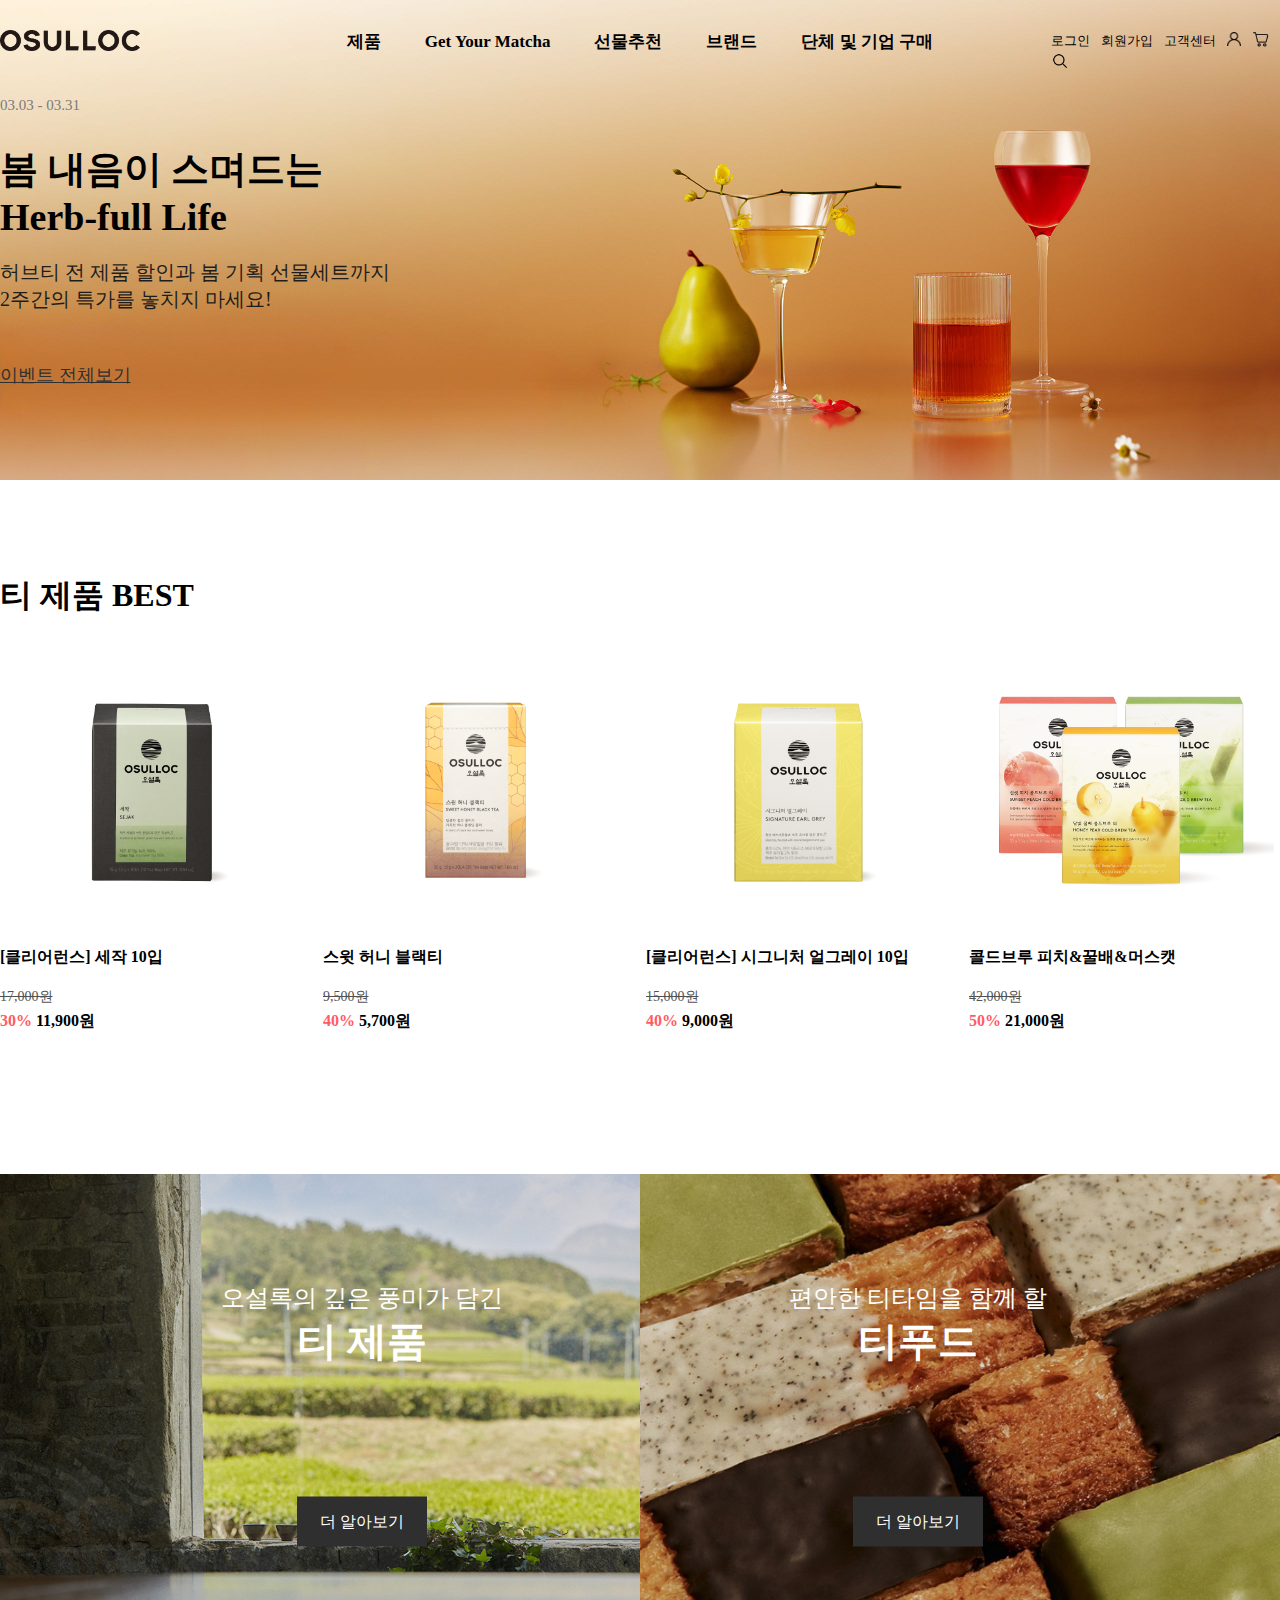
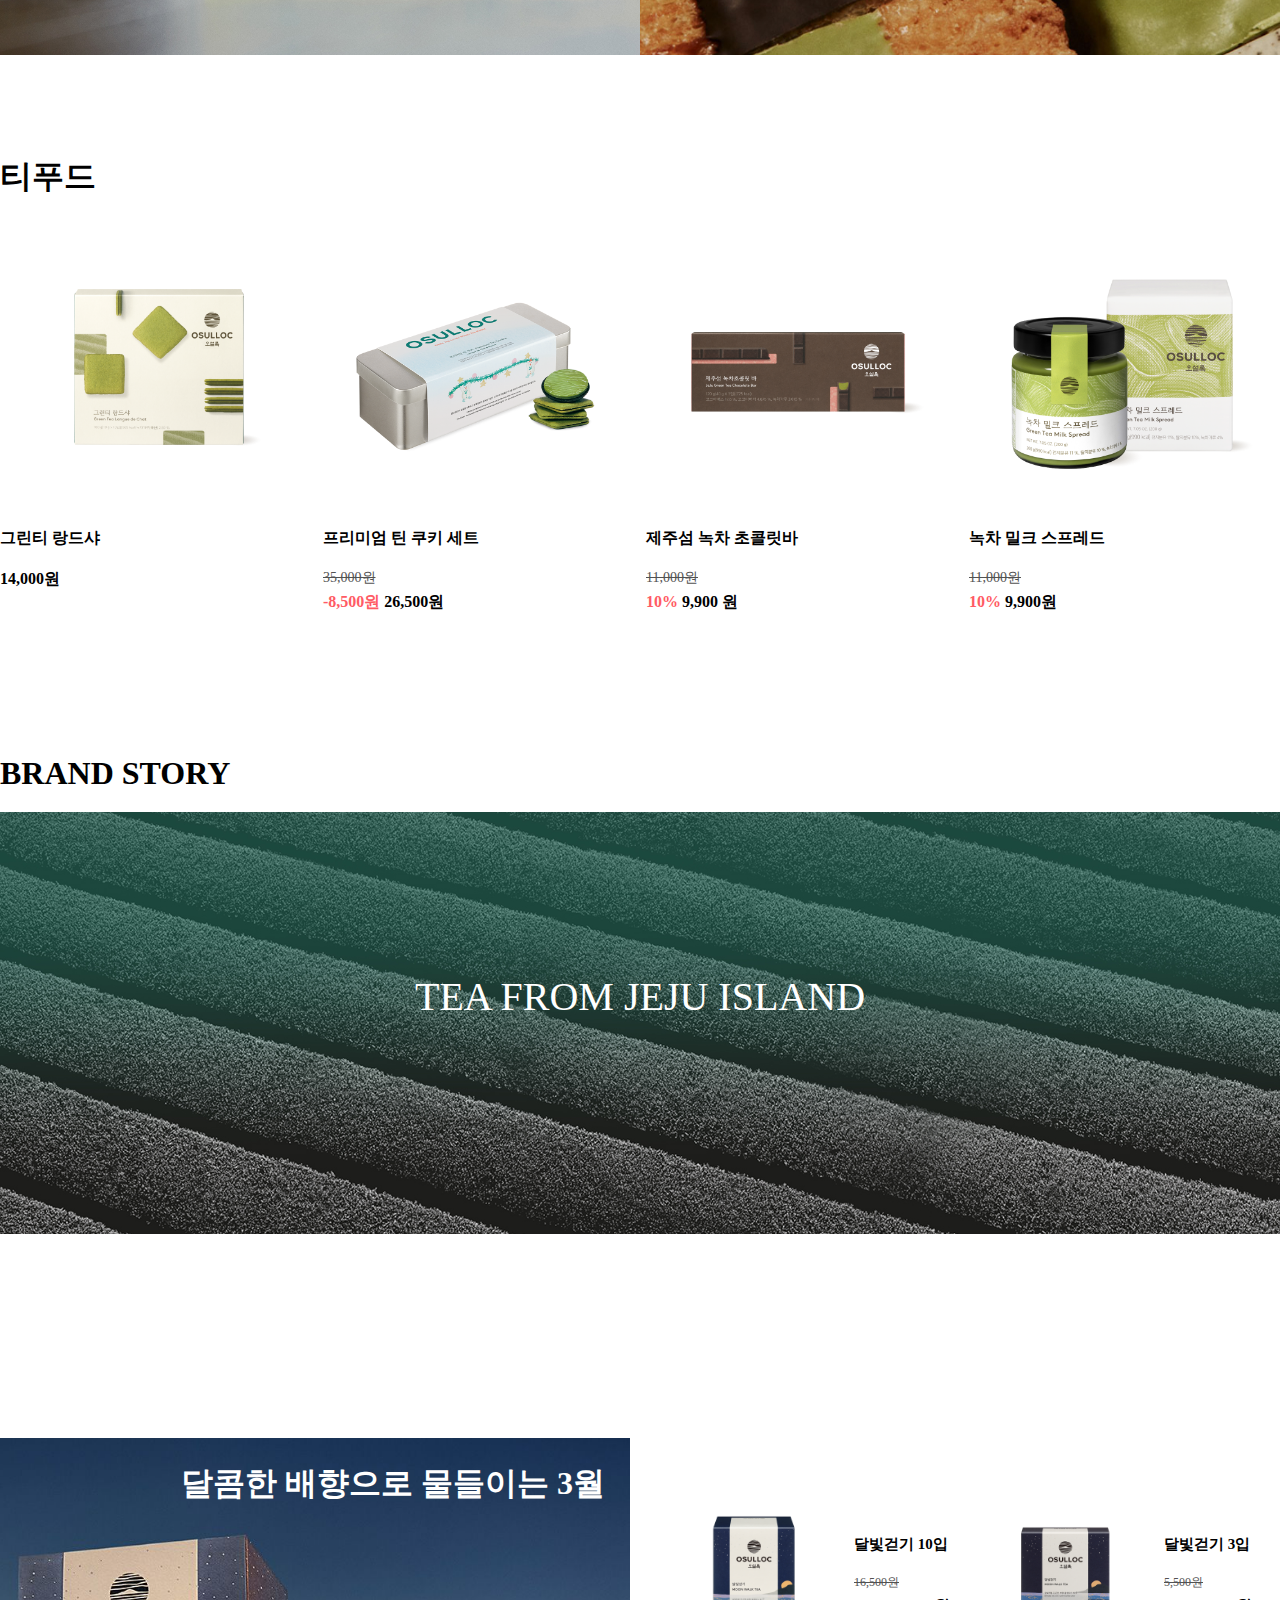
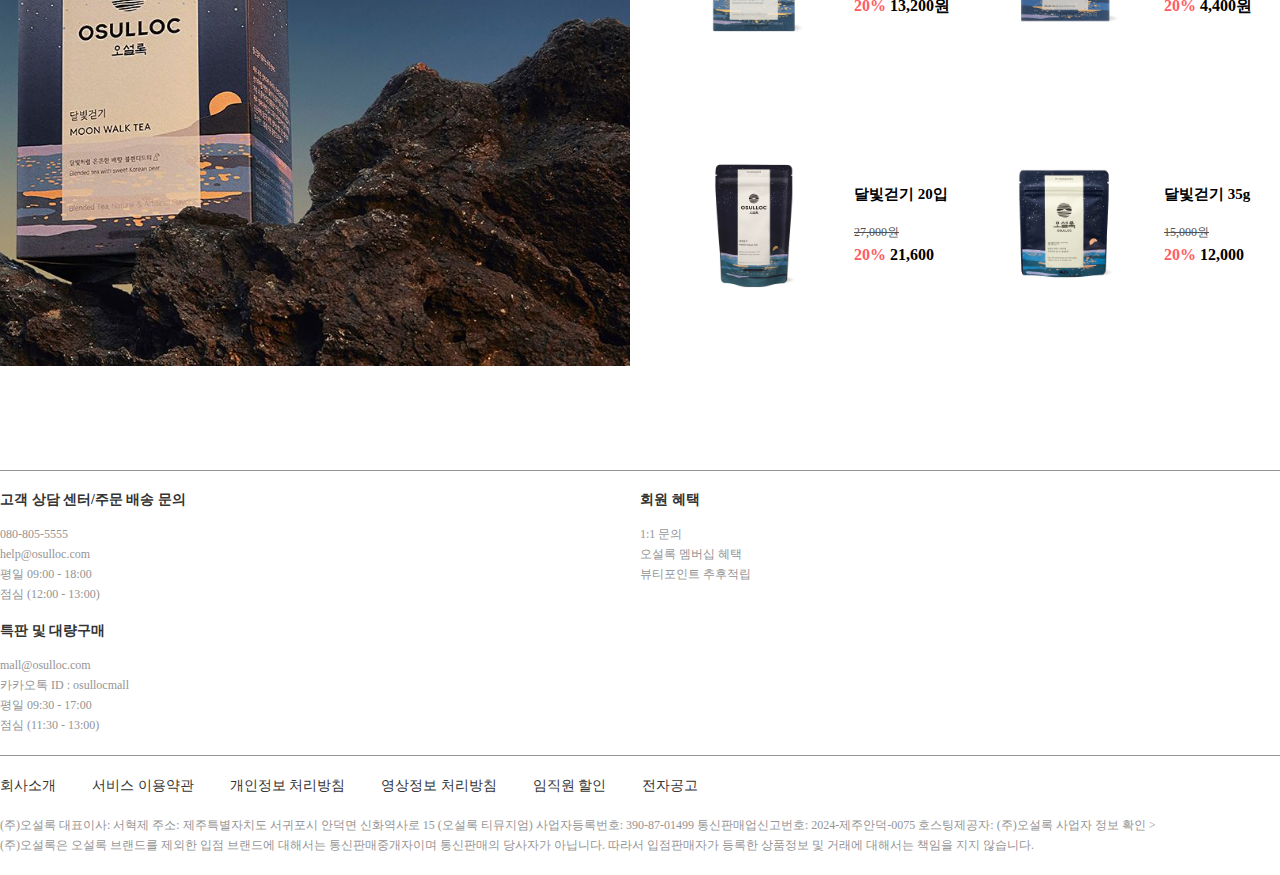
<file: index.html>
<!DOCTYPE html>
<html lang="ko">

<head>
    <meta charset="UTF-8">
    <meta name="viewport" content="width=device-width, initial-scale=1.0">
    <title>오설록</title>

    
    <link rel="stylesheet" href="css/common.css">
    <link rel="stylesheet" href="css/main.css">

</head>

<body>
    <!--header,slider-->
    <div id="top">
        <header>
            <div id="logo">
                <a href=""><img src="img/logo1.png" width="140" height="21" alt="로고"></a>
            </div>
            <div id="login">
                <ul>
                    <li>로그인</li>
                    <li>회원가입</li>
                    <li>고객센터</li>
                    <li><img src="img/icon1.png" width="14" height="14" alt="로그인"></li>
                    <li><img src="img/icon2.png" width="18" height="18" alt="장바구니"></li>
                    <li><img src="img/icon3.png" width="18" height="18" alt="검색"></li>
                </ul>
            </div>
            <nav>
                <ul>
                    <li>제품</li>
                    <li>Get Your Matcha</li>
                    <li>선물추천</li>
                    <li>브랜드</li>
                    <li>단체 및 기업 구매</li>
                </ul>
            </nav>
        </header>
        <div id="slider">
            <img src="img/slider2.jpg" alt="배너">
            <div class="box">
                <div>
                    <p>03.03 - 03.31</p>
                    <p>봄 내음이 스며드는<br>
                        Herb-full Life</p>
                    <p>허브티 전 제품 할인과 봄 기획 선물세트까지<br>
                        2주간의 특가를 놓치지 마세요!</p>
                    <p><a href="">이벤트 전체보기</a></p>
                </div>
            </div>
        </div>

    </div>

    <!--section-->
    <section class="sec1">
        <h3>티 제품 BEST</h3>
        <article class="tea">
            <a href="./sub.html"><img src="img/product1.png" alt="세작"></a>
            <div><a href="./sub.html">
                    <p>[클리어런스] 세작 10입</p>
                    <p>17,000원</p>
                    <p><span>30%</span> 11,900원</p>
                </a></div>
        </article>
        <article class="tea">
            <a href="./sub.html"><img src="img/product2.png" alt="블랙티"></a>
            <div><a href="./sub.html">
                    <p>스윗 허니 블랙티</p>
                    <p>9,500원</p>
                    <p><span>40%</span> 5,700원</p>
                </a></div>
        </article>
        <article class="tea">
            <a href="./sub.html"><img src="img/product3.png" alt="얼그레이"></a>
            <div><a href="./sub.html">
                    <p>[클리어런스] 시그니처 얼그레이 10입</p>
                    <p>15,000원</p>
                    <p><span>40%</span> 9,000원</p>
                </a></div>
        </article>
        <article class="tea">
            <a href="./sub.html"><img src="img/product4.png" alt="피치&꿀배&머스캣"></a>
            <div><a href="./sub.html">
                    <p>콜드브루 피치&꿀배&머스캣</p>
                    <p>42,000원</p>
                    <p><span>50%</span> 21,000원</p>
                </a></div>
        </article>
    </section>

    <section class="sec2">
        <div>
            <img src="img/tea_main.jpg" alt="티 제품">
            <div id="tText">
                <p>오설록의 깊은 풍미가 담긴</p>
                <p>티 제품</p>
                <p><a href="">더 알아보기</a></p>
            </div>
        </div>
        <div>
            <img src="img/teafood_main.jpg" alt="티푸드">
            <div id="tfText">
                <p>편안한 티타임을 함께 할</p>
                <p>티푸드</p>
                <p><a href="">더 알아보기</a></p>
            </div>
        </div>
    </section>

    <section class="sec3">
        <h3>티푸드</h3>
        <article class="teafood">
            <a href=""><img src="img/teafood1.png" alt="랑드샤"></a>
            <div><a href="">
                    <p>그린티 랑드샤</p>
                    <p></p>
                    <p><span></span>14,000원</p>
                </a></div>
        </article>
        <article class="teafood">
            <a href=""><img src="img/teafood2.png" alt="쿠키 세트"></a>
            <div><a href="">
                    <p>프리미엄 틴 쿠키 세트</p>
                    <p>35,000원</p>
                    <p><span>-8,500원</span> 26,500원</p>
                </a></div>
        </article>
        <article class="teafood">
            <a href=""><img src="img/teafood3.png" alt="초콜릿바"></a>
            <div><a href="">
                    <p>제주섬 녹차 초콜릿바</p>
                    <p>11,000원</p>
                    <p><span>10%</span> 9,900 원</p>
                </a></div>
        </article>
        <article class="teafood">
            <a href=""><img src="img/teafood4.png" alt="스프레드"></a>
            <div><a href="">
                    <p>녹차 밀크 스프레드</p>
                    <p>11,000원</p>
                    <p><span>10%</span> 9,900원</p>
                </a></div>
        </article>
    </section>

    <section class="sec4">
        <h3>BRAND STORY</h3>
        <a href="">
            <img src="img/brand_story.jpg" alt="브랜드 스토리">
            <p>TEA FROM JEJU ISLAND</p>
        </a>
    </section>

    <section class="sec5">
        <h1>달콤한 배향으로 물들이는 3월</h1>
        <img src="img/season_banner.jpg" alt="달빛걷기">
        <div class="rbox">
            <div>
                <a href=""><img src="img/moonlight10.png" alt="10입"></a>
                <div class="moontext"><a href="">
                        <p>달빛걷기 10입</p>
                        <p>16,500원</p>
                        <p><span>20%</span> 13,200원</p>
                    </a></div>
            </div>
            <div>
                <a href=""><img src="img/moonlight3.png" alt="3입"></a>
                <div class="moontext"><a href="">
                        <p>달빛걷기 3입</p>
                        <p>5,500원</p>
                        <p><span>20%</span> 4,400원</p>
                    </a></div>
            </div>
            <div>
                <a href=""><img src="img/moonlight20.png" alt="20입"></a>
                <div class="moontext"><a href="">
                        <p>달빛걷기 20입</p>
                        <p>27,000원</p>
                        <p><span>20%</span> 21,600</p>
                    </a></div>
            </div>
            <div>
                <a href=""><img src="img/moonlight35.png" alt="35g"></a>
                <div class="moontext"><a href="">
                        <p>달빛걷기 35g</p>
                        <p>15,000원</p>
                        <p><span>20%</span> 12,000</p>
                    </a></div>
            </div>
        </div>
    </section>

    <!--footer-->
    <footer>
        <div class="tfoot">
            <div class="lfoot">
                <h4>고객 상담 센터/주문 배송 문의</h4>
                <p>080-805-5555</p>
                <p>help@osulloc.com</p>
                <p>평일 09:00 - 18:00</p>
                <p>점심 (12:00 - 13:00)</p>

                <br>

                <h4>특판 및 대량구매</h4>
                <p>mall@osulloc.com</p>
                <p>카카오톡 ID : osullocmall</p>
                <p>평일 09:30 - 17:00</p>
                <p>점심 (11:30 - 13:00)</p>
            </div>

            <div class="rfoot">
                <h4>회원 혜택</h4>
                <ul>
                    <li>1:1 문의</li>
                    <li>오설록 멤버십 혜택</li>
                    <li>뷰티포인트 추후적립</li>
                </ul>
            </div>
        </div>
        <hr>

        <div class="bfoot">
            <ul>
                <li>회사소개</li>
                <li>서비스 이용약관</li>
                <li>개인정보 처리방침</li>
                <li>영상정보 처리방침</li>
                <li>임직원 할인</li>
                <li>전자공고</li>
            </ul>
            <p>(주)오설록
                대표이사: 서혁제
                주소: 제주특별자치도 서귀포시 안덕면 신화역사로 15 (오설록 티뮤지엄)
                사업자등록번호: 390-87-01499
                통신판매업신고번호: 2024-제주안덕-0075
                호스팅제공자: (주)오설록
                사업자 정보 확인 ></p>
            <p>(주)오설록은 오설록 브랜드를 제외한 입점 브랜드에 대해서는 통신판매중개자이며 통신판매의 당사자가 아닙니다. 따라서 입점판매자가 등록한 상품정보 및 거래에 대해서는 책임을 지지 않습니다.
            </p>
        </div>
    </footer>
</body>

</html>
</file>
<file: css/common.css>
@charset "utf-8";

* {margin: 0; padding: 0; font-family: "pretendard";}
ul,li {list-style: none;}

/*header*/
header {width: 1280px; height: 100px; margin: 0 auto; z-index: 3; position: absolute; top: 0; left: 0; right: 0;
    /* background: burlywood; */}
#logo {width: 140px; height: 21px; float: left; margin-top: 30px; 
    /*background: indianred;*/}
#login {width: 250px; float: right; margin-top: 30px;
    /* background: pink; */}
#login ul {margin-left: 14px;}
#login li { font-size: 13px;  display: inline-block; margin-left: 7px; vertical-align:middle}

nav {width: 700px; margin: 0 auto; padding-top: 30px;
    /*background: gainsboro;*/}
nav ul {text-align: center;}
nav li { font-size: 17px; font-weight: bold; margin: 0 20px; display: inline-block;}



/*footer*/
footer {width: 100%; clear: both; border-top: 1px solid #949494; padding-top: 20px;
    /*background: cornflowerblue;*/}

.tfoot {width: 1280px; margin: 0 auto;}
.lfoot {/*background: tan;*/ width: 640px; float: left; padding-bottom: 20px;}
.lfoot h4 {font-size: 14px; color: #333; margin-bottom: 15px;}
.lfoot p {font-size: 12px; color: #949494; line-height: 20px;}
.rfoot {/*background: tomato;*/  width: 640px; float: right;}
.rfoot h4 {font-size: 14px; color: #333; margin-bottom: 15px;}
.rfoot li {font-size: 12px; color: #949494;  line-height: 20px;}

footer hr {width: 100%; height: 1px; border:0; background-color:  #949494;}

.bfoot {width: 1280px; margin: 0 auto; padding-bottom: 20px;}
.bfoot ul { margin: 20px 0;}
.bfoot li {display: inline-block; margin-right: 32px; font-size: 14px; color: #333;}
.bfoot p {font-size: 12px; color: #949494; line-height: 20px;}
</file>
<file: css/main.css>
@charset "utf-8";

/*slider*/
#top {width: 100%; height: 37vw; margin: 0 auto; position: relative;
    /* background: gold;*/ padding-bottom: 100px;}
#slider {width: 100%; z-index: 1; position: absolute; top: 0; left: 0;}
#slider img {width: 100%;}
#slider .box {width: 1280px; height: 100%; position: absolute; top: 0; left: 0; right: 0; margin: 0 auto; }
.box div {width: 50%;position: absolute; top: 50%; left: 0; transform: translateY(-50%);}
.box p:nth-child(1) {font-size: 15px; color: #7a7a7a;}
.box p:nth-child(2) {font-size: 38px; font-weight: bold; margin-top: 30px;}
.box p:nth-child(3) {font-size: 20px; color: #1d1d1c; margin-top: 20px;}
.box p:nth-child(4) {font-size: 18px; margin-top: 50px;}
.box p> a {color: #2f2f2f; text-decoration: underline;}



/*section*/
.sec1 {width: 1280px; height: 500px; margin: 0 auto;
    /* background: darkcyan; */ padding-bottom: 100px;}

.sec1> h3 {font-size: 32px; margin-bottom: 20px;}
.sec1 .tea {width: 305px; height: 385px; display: inline-block;
    /* background: bisque; */}
.sec1 .tea:not(:nth-of-type(1)){margin-left: 14px;}   
.sec1 .tea img {width: 305px; height: 305px;
    /* background: palevioletred; */}
.tea div {width: 305px; height: 79px;
    /* background: lightsalmon; */}
.tea div p:nth-child(1) {font-weight: bold;}
.tea div p:nth-child(2) {font-size: 14px; text-decoration: line-through; color: #525252; margin-top: 20px;}
.tea div p:nth-child(3) {font-weight: bold; margin-top: 5px;}
.tea div p span {color: #ff5b64;}
.tea div a {color: black; text-decoration: none;}




.sec2 {width: 100%; 
    /* height: 800px; */
        overflow: hidden;
    /* background:goldenrod; */ padding-bottom: 100px;}

.sec2> div> img {width: 100%; 
    /* height: 722px;  */
    z-index: 1; float: left;}
.sec2> div {width: 50%; height: auto; float: left; position: relative; background: blue;}
/* .sec2> div:not(:first-child) {left: 960px;} */
.sec2> div> div {width: 300px; height: auto; position: absolute; top: 50%; transform: translateY(-50%); z-index: 3;
    /* background: coral;*/} 
.sec2> div> #tText {right: 10vw; 
    /* margin: -450px 0 0 490px; */            
}
.sec2> div> #tfText {left: 10vw;
    /* margin: -450px 0 0 170px; */
}

.sec2> div> div> p {text-align: center;}
.sec2> div> div> p:nth-child(1) {font-size: 24px; color: white;}
.sec2> div> div> p:nth-child(2) {font-size: 40px; color: white; font-weight: bold;}
.sec2> div> div> p:nth-child(3) {width: 130px; height: 35px; text-align: center; margin-left: 85px; margin-top: 10vw; padding-top: 15px; font-size: 16px; background: #2f2f2f}
.sec2 p> a {text-decoration: none; color: white;}
.sec2> div> div> p:nth-child(3):hover {opacity: 0.7;}




.sec3 {width: 1280px; height: 500px; margin: 0 auto;
    /* background:darkred; */ padding-bottom: 100px;}

.sec3> h3 {font-size: 32px; margin-bottom: 20px;}
.sec3 .teafood {width: 305px; height: 385px; display: inline-block; vertical-align: bottom;
    /* background: bisque; */}
.sec3 .teafood:not(:nth-of-type(1)){margin-left: 14px;}   
.sec3 .teafood img {width: 305px; height: 305px;
    /* background: palevioletred; */}
.teafood div {width: 305px; height: 79px;
    /* background: lightsalmon; */}
.teafood div p:nth-child(1) {font-weight: bold;}
.teafood div p:nth-child(2) {font-size: 14px; text-decoration: line-through; color: #525252; margin-top: 20px;}
.teafood div p:nth-child(3) {font-weight: bold; margin-top: 5px;}
.teafood div p span {color: #ff5b64;}
.teafood div a {color: black; text-decoration: none;}



.sec4 {width: 100%; height: auto; position: relative;
    /* background:darkmagenta; */ padding-bottom: 200px;}
    
.sec4> h3 {width: 1280px; margin: 0 auto; font-size: 32px; padding-bottom: 20px;}
.sec4> a> img {width: 100%; height: auto; z-index: 2; position:relative}
.sec4 p {font-size: 40px; z-index: 4; position: absolute; top: 17vw; left: 50%; transform: translateX(-50%);}
.sec4 a {text-decoration: none; color: white;}



.sec5 {width: 1280px; height: auto; margin: 0 auto;
    /* background:darkblue; */ padding-bottom: 100px;}

.sec5> h1 {font-size: 32px; color: white; z-index: 7; margin: 24px 0 0 181px; position: absolute;}
.sec5 img {width: 950px; height: 528px; margin: 0 0 0 -320px; z-index: 5; position: relative;}
.rbox {/*background:paleturquoise;*/ width: 629px; height: 528px; float: right;}
.rbox> div {/*background: greenyellow;*/ width: 305px; height: 230px; float: left; margin: 20px 0 0 5px;}
.rbox> div img {width: 197px; height: 197px; margin: 16.5px 0 0 0;}
.moontext {width: 107px; height: 75px; margin: 77px 0 0 0; float: right; /*background: pink;*/}
.moontext p:first-of-type {font-size: 15px; font-weight: bold;}
.moontext p:nth-of-type(2) {font-size: 12px; color: #525252; text-decoration: line-through; margin-top: 20px;}
.moontext p:last-of-type {font-size: 16px; font-weight: bold; margin-top: 5px;}
.moontext p> span {color: #ff5b64;}
.moontext> a {color: black; text-decoration: none;}
</file>
